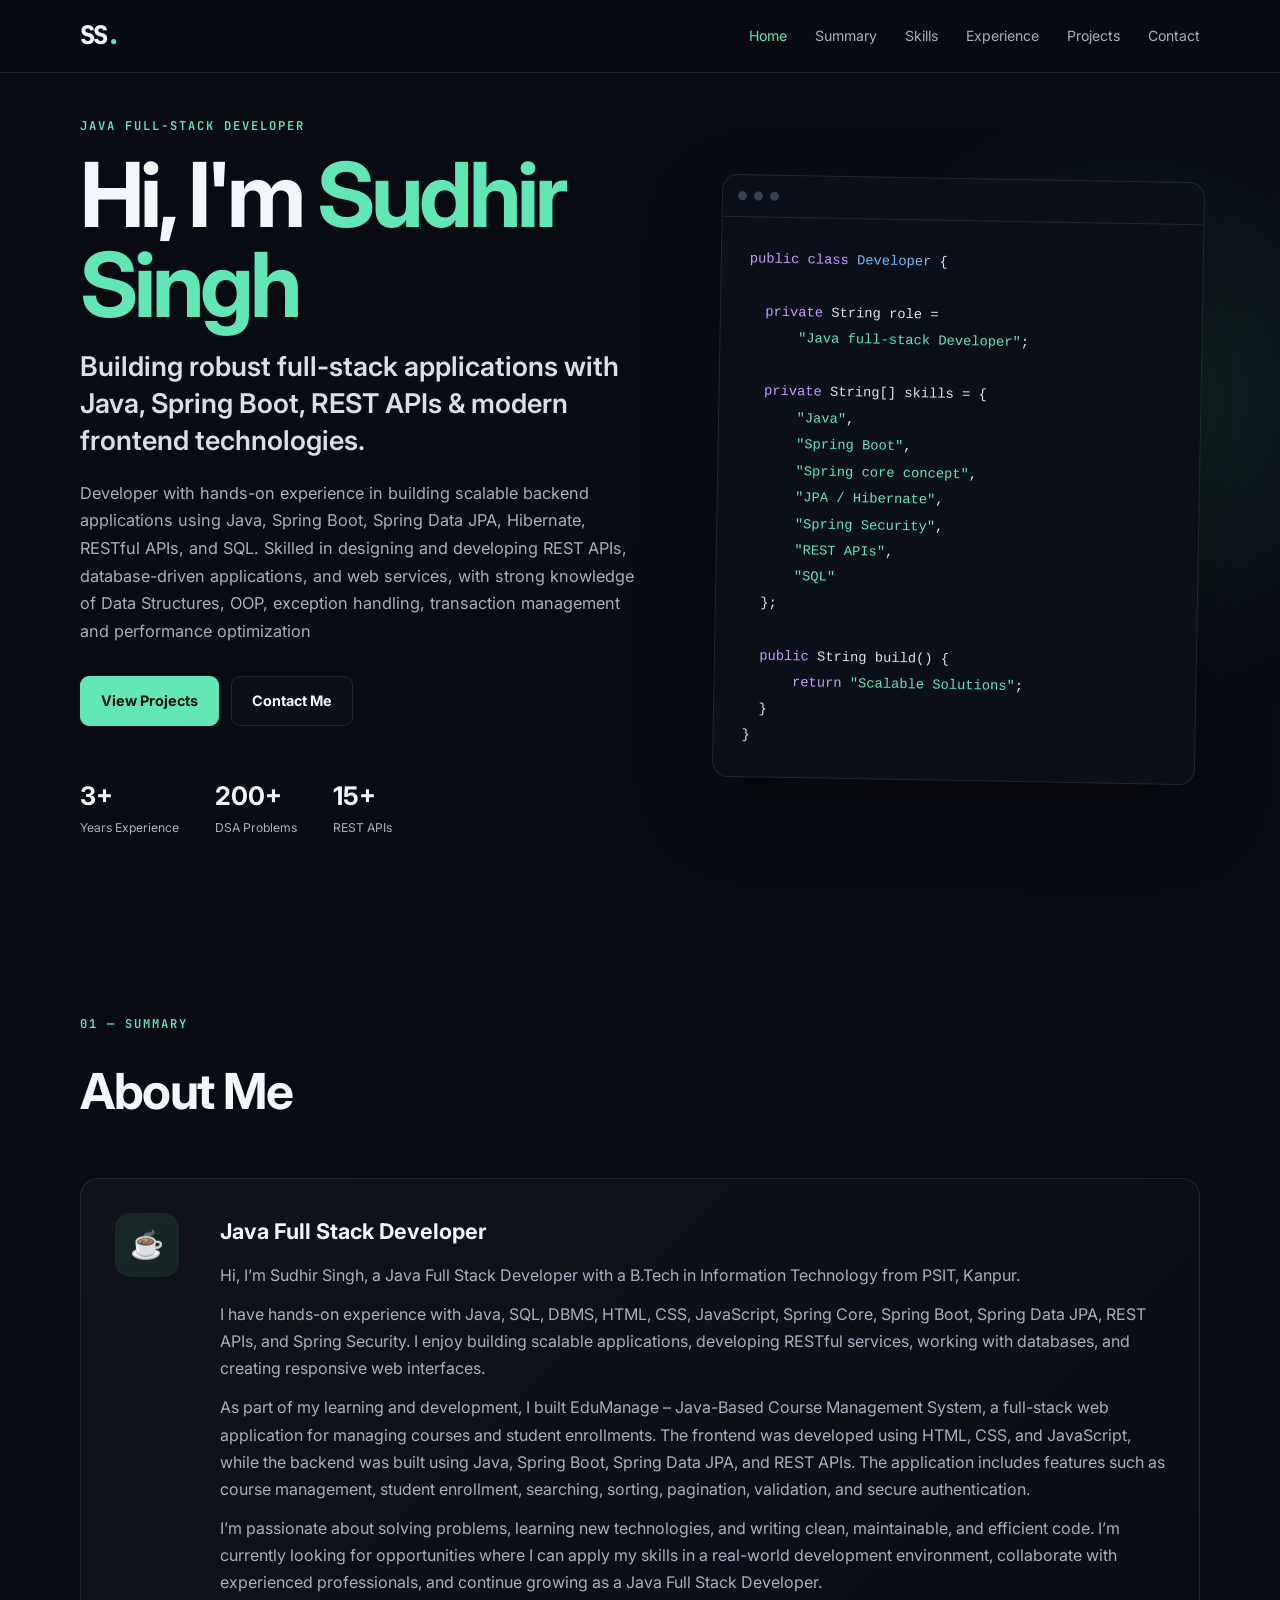
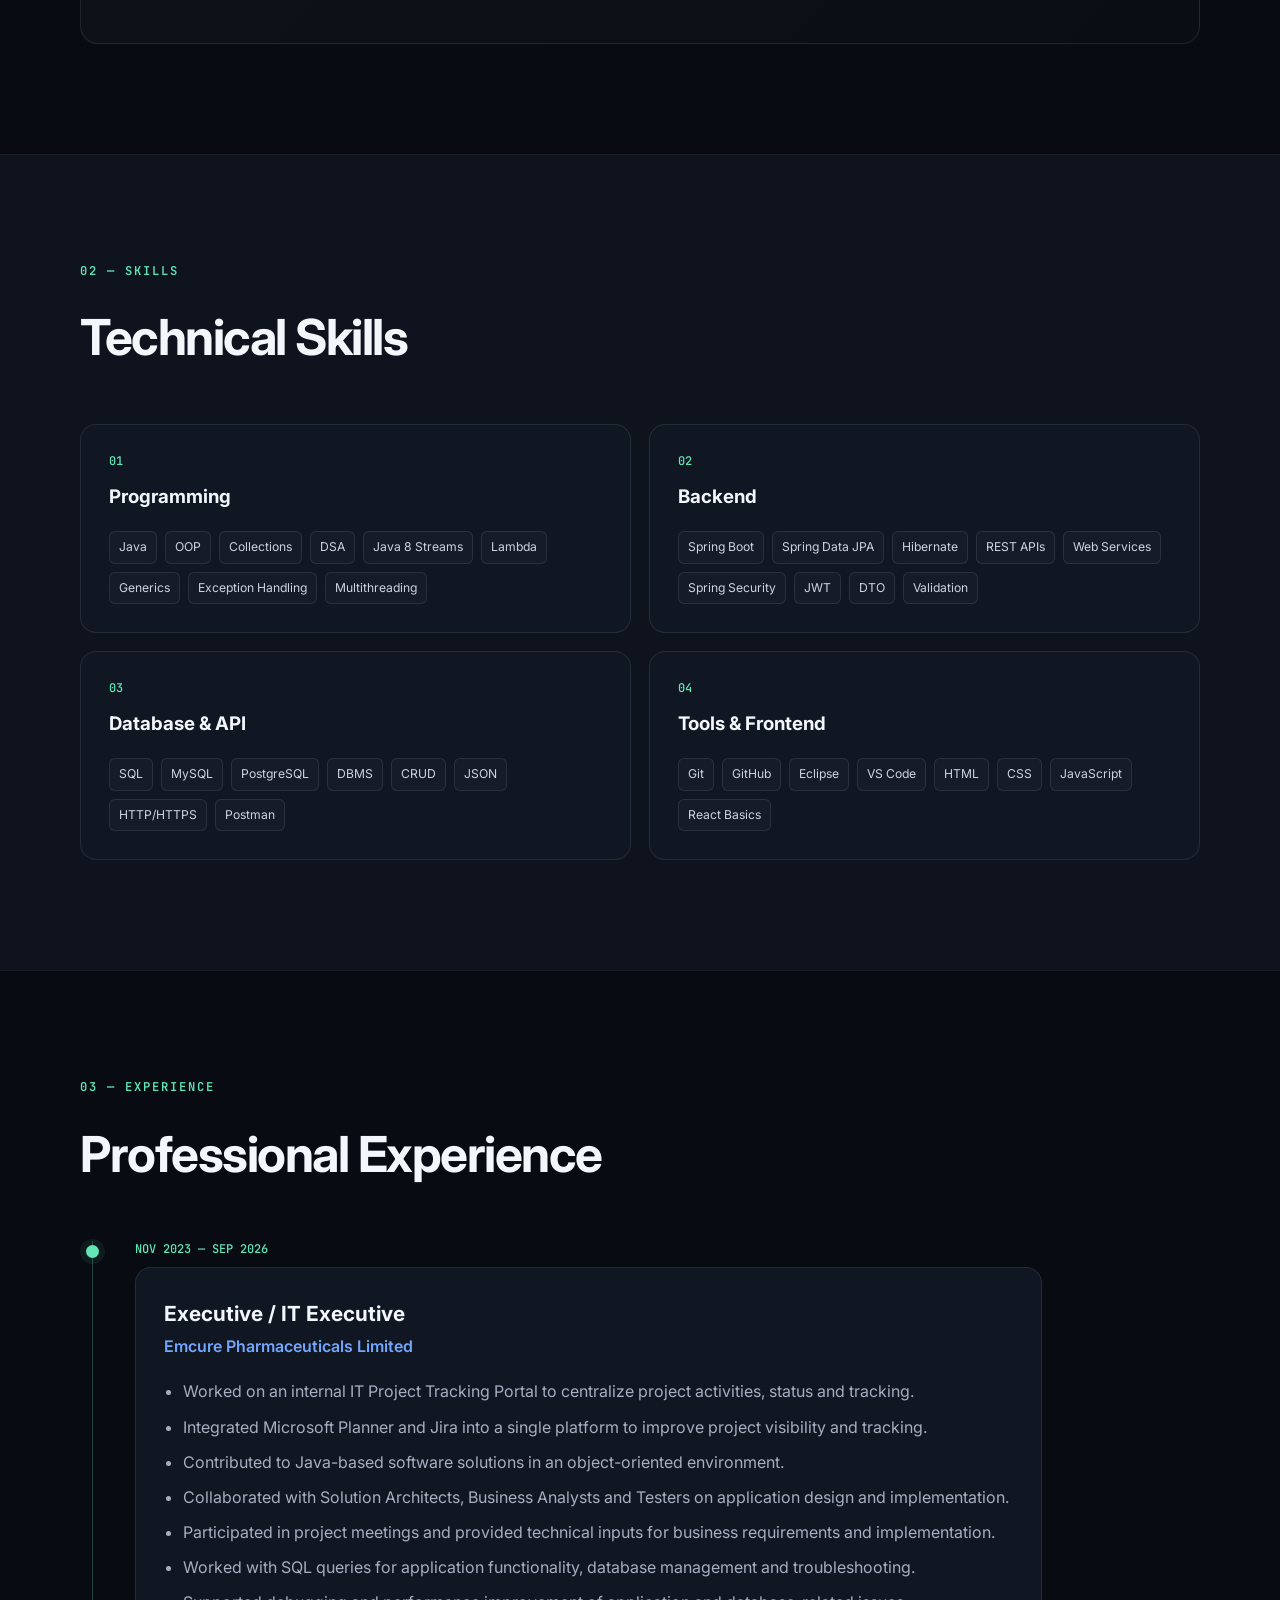
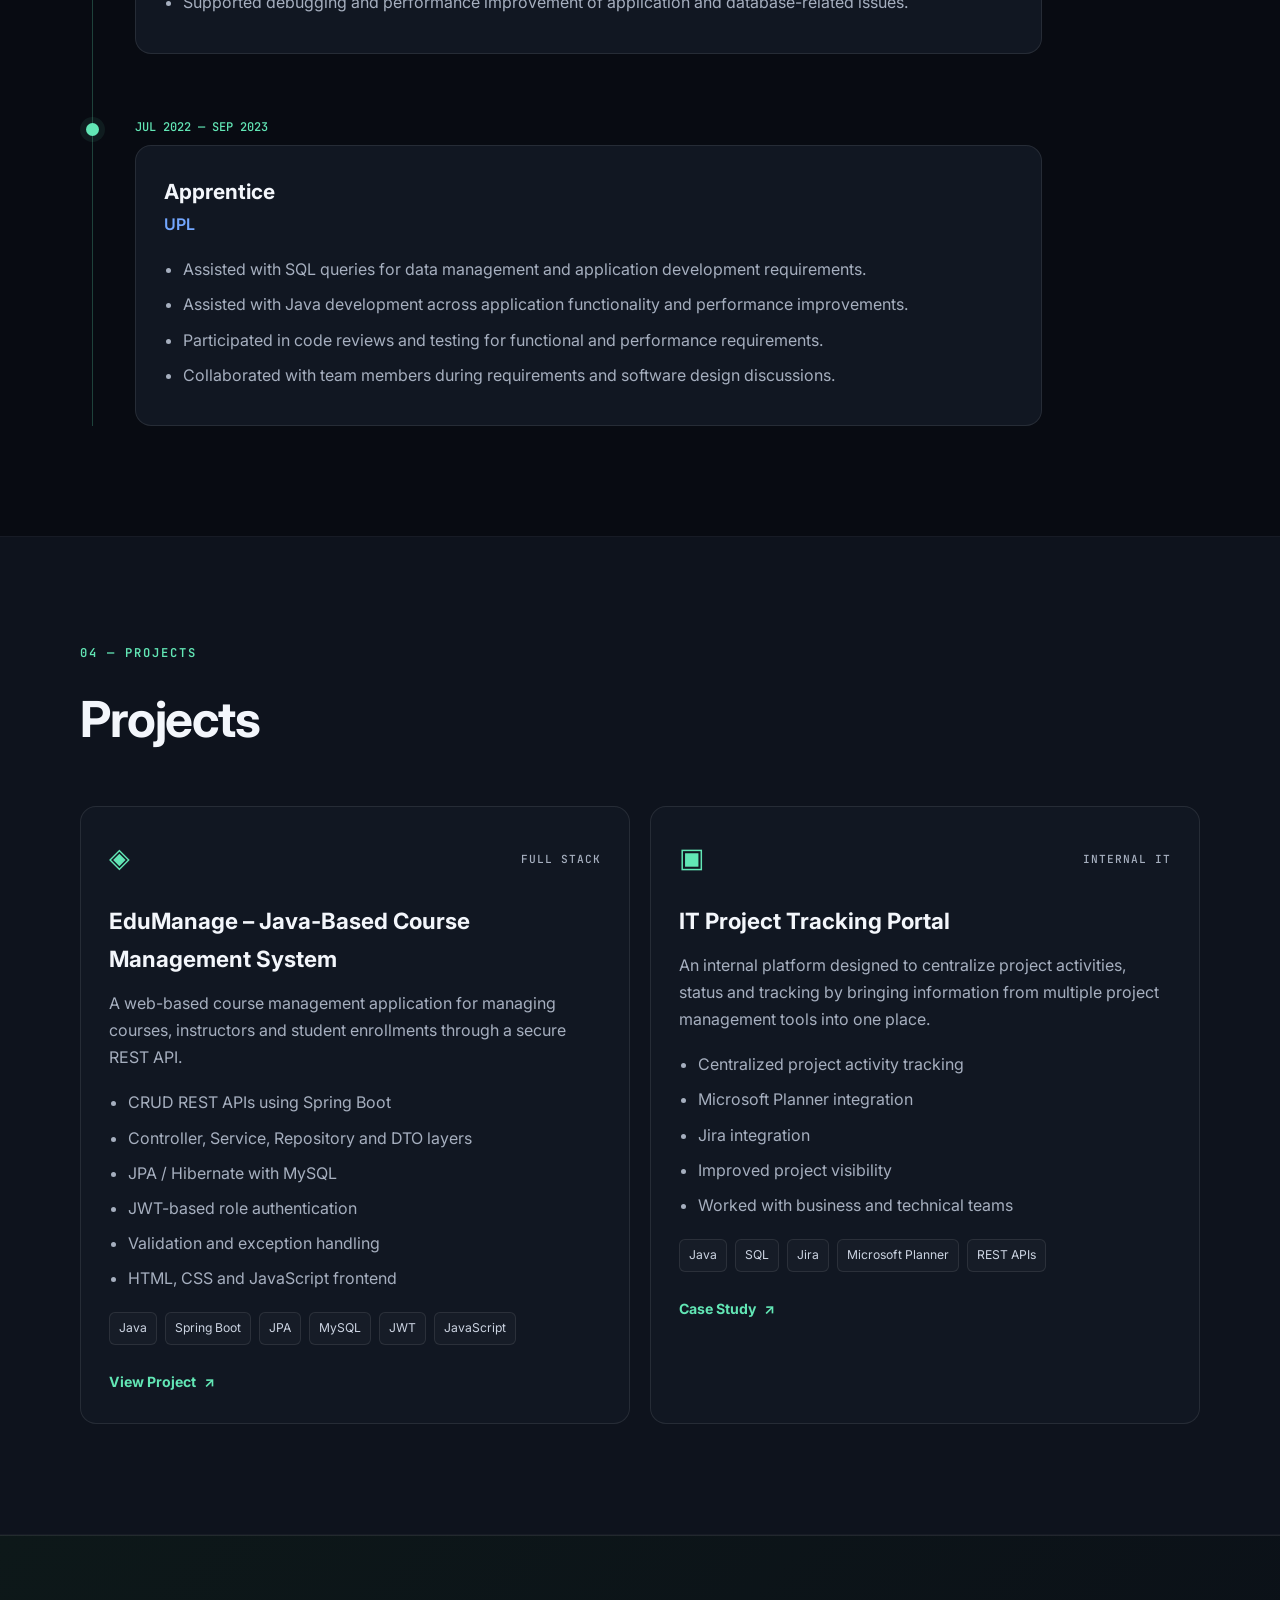
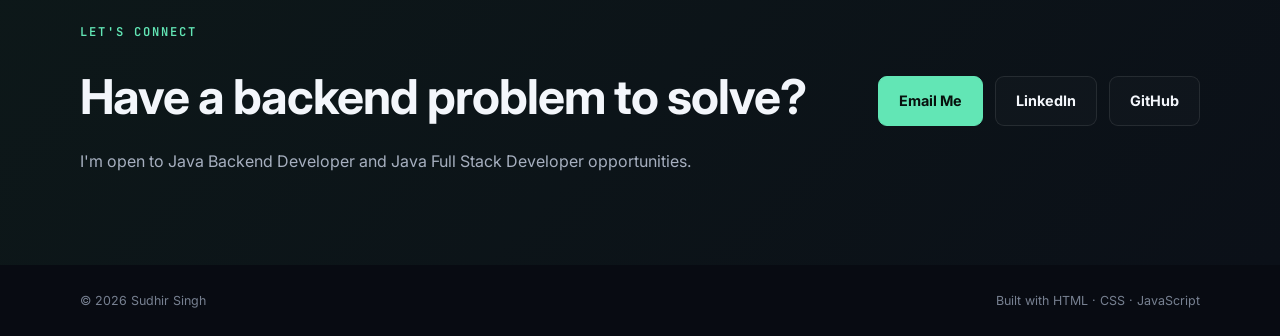
<file: index.html>
<!DOCTYPE html>
<html lang="en">
<<<<<<< HEAD
<head>
  <meta charset="UTF-8">
  <meta name="viewport" content="width=device-width, initial-scale=1.0">
  <meta name="description" content="Java Backend Developer Portfolio - Java, Spring Boot, REST APIs, JPA and SQL">
  <title>Sudhir Singh | Java Backend Developer</title>
  <link rel="preconnect" href="https://fonts.googleapis.com">
  <link rel="preconnect" href="https://fonts.gstatic.com" crossorigin>
  <link href="https://fonts.googleapis.com/css2?family=Inter:wght@400;500;600;700;800&family=JetBrains+Mono:wght@500&display=swap" rel="stylesheet">
  <link rel="stylesheet" href="style.css">
</head>
<body>
  <header class="header">
    <nav class="nav container">
      <a href="#home" class="logo">SS<span>.</span></a>

      <button class="menu-toggle" aria-label="Toggle navigation" aria-expanded="false">
        <span></span><span></span><span></span>
      </button>

      <div class="nav-links">
        <a href="#home" class="active">Home</a>
        <a href="#summary">Summary</a>
        <a href="#skills">Skills</a>
        <a href="#experience">Experience</a>
        <a href="#projects">Projects</a>
        <a href="#contact">Contact</a>
      </div>
    </nav>
  </header>

  <main>
    <section id="home" class="hero">
      <div class="hero-bg"></div>
      <div class="container hero-grid">
        <div class="hero-content">
          <p class="eyebrow">JAVA FULL-STACK DEVELOPER</p>
          <h1>Hi, I'm <span>Sudhir Singh</span></h1>
          <h2>Building robust full-stack applications with Java, Spring Boot, REST APIs & modern frontend technologies.</h2>
          <p class="hero-text">
            Developer with hands-on experience in building scalable backend applications using Java, Spring
            Boot, Spring Data JPA, Hibernate, RESTful APIs, and SQL. Skilled in designing and developing REST
            APIs, database-driven applications, and web services, with strong knowledge of Data Structures, OOP,
            exception handling, transaction management and performance optimization
          </p>

          <div class="hero-buttons">
            <a href="#projects" class="btn btn-primary">View Projects</a>
            <a href="#contact" class="btn btn-secondary">Contact Me</a>
          </div>

          <div class="quick-stats">
            <div><strong>3+</strong><span>Years Experience</span></div>
            <div><strong>200+</strong><span>DSA Problems</span></div>
            <div><strong>15+</strong><span>REST APIs</span></div>
          </div>
        </div>

        <div class="code-card">
          <div class="window-bar">
            <span></span><span></span><span></span>
          </div>
          <pre><code><span class="purple">public class</span> <span class="blue">Developer</span> {

  <span class="purple">private</span> String role =
      <span class="green">"Java full-stack Developer"</span>;

  <span class="purple">private</span> String[] skills = {
      <span class="green">"Java"</span>,
      <span class="green">"Spring Boot"</span>,
      <span class="green">"Spring core concept"</span>,
      <span class="green">"JPA / Hibernate"</span>,
      <span class="green">"Spring Security"</span>,
      <span class="green">"REST APIs"</span>,
      <span class="green">"SQL"</span>
  };

  <span class="purple">public</span> String build() {
      <span class="purple">return</span> <span class="green">"Scalable Solutions"</span>;
  }
}</code></pre>
        </div>
      </div>
    </section>

    <section id="summary" class="section">
      <div class="container">
        <div class="section-heading">
          <p class="eyebrow">01 — SUMMARY</p>
          <h2>About Me</h2>
        </div>

        <div class="summary-card">
          <div class="summary-icon">☕</div>
          <div>
            <h3>Java Full Stack Developer</h3>
            <p>
              Hi, I’m Sudhir Singh, a Java Full Stack Developer with a B.Tech in Information Technology from PSIT, Kanpur.
            </p> 
            <p>
               I have hands-on experience with Java, SQL, DBMS, HTML, CSS, JavaScript, Spring Core, Spring Boot, Spring Data JPA, REST APIs, and Spring Security. I enjoy building scalable applications, developing RESTful services, working with databases, and creating responsive web interfaces.
            </p>  
              <p>
               As part of my learning and development, I built EduManage – Java-Based Course Management System, a full-stack web application for managing courses and student enrollments. The frontend was developed using HTML, CSS, and JavaScript, while the backend was built using Java, Spring Boot, Spring Data JPA, and REST APIs. The application includes features such as course management, student enrollment, searching, sorting, pagination, validation, and secure authentication.
            </p>

            <p>
              <p>
               I’m passionate about solving problems, learning new technologies, and writing clean, maintainable, and efficient code. I’m currently looking for opportunities where I can apply my skills in a real-world development environment, collaborate with experienced professionals, and continue growing as a Java Full Stack Developer.
            </p>
            </p>
          </div>
        </div>
      </div>
    </section>

    <section id="skills" class="section section-alt">
      <div class="container">
        <div class="section-heading">
          <p class="eyebrow">02 — SKILLS</p>
          <h2>Technical Skills</h2>
        </div>

        <div class="skills-grid">
          <article class="skill-card">
            <div class="skill-number">01</div>
            <h3>Programming</h3>
            <div class="tags">
              <span>Java</span><span>OOP</span><span>Collections</span>
              <span>DSA</span><span>Java 8 Streams</span><span>Lambda</span>
              <span>Generics</span><span>Exception Handling</span><span>Multithreading</span>
            </div>
          </article>

          <article class="skill-card">
            <div class="skill-number">02</div>
            <h3>Backend</h3>
            <div class="tags">
              <span>Spring Boot</span><span>Spring Data JPA</span><span>Hibernate</span>
              <span>REST APIs</span><span>Web Services</span><span>Spring Security</span>
              <span>JWT</span><span>DTO</span><span>Validation</span>
            </div>
          </article>

          <article class="skill-card">
            <div class="skill-number">03</div>
            <h3>Database & API</h3>
            <div class="tags">
              <span>SQL</span><span>MySQL</span><span>PostgreSQL</span><span>DBMS</span>
              <span>CRUD</span><span>JSON</span><span>HTTP/HTTPS</span><span>Postman</span>
            </div>
          </article>

          <article class="skill-card">
            <div class="skill-number">04</div>
            <h3>Tools & Frontend</h3>
            <div class="tags">
              <span>Git</span><span>GitHub</span><span>Eclipse</span><span>VS Code</span>
              <span>HTML</span><span>CSS</span><span>JavaScript</span><span>React Basics</span>
            </div>
          </article>
        </div>
      </div>
    </section>

    <section id="experience" class="section">
      <div class="container">
        <div class="section-heading">
          <p class="eyebrow">03 — EXPERIENCE</p>
          <h2>Professional Experience</h2>
        </div>

        <div class="timeline">
          <article class="timeline-item">
            <div class="timeline-dot"></div>
            <div class="timeline-date">NOV 2023 — SEP 2026</div>
            <div class="timeline-content">
              <h3>Executive / IT Executive</h3>
              <h4>Emcure Pharmaceuticals Limited</h4>
              <ul>
                <li>Worked on an internal IT Project Tracking Portal to centralize project activities, status and tracking.</li>
                <li>Integrated Microsoft Planner and Jira into a single platform to improve project visibility and tracking.</li>
                <li>Contributed to Java-based software solutions in an object-oriented environment.</li>
                <li>Collaborated with Solution Architects, Business Analysts and Testers on application design and implementation.</li>
                <li>Participated in project meetings and provided technical inputs for business requirements and implementation.</li>
                <li>Worked with SQL queries for application functionality, database management and troubleshooting.</li>
                <li>Supported debugging and performance improvement of application and database-related issues.</li>
              </ul>
            </div>
          </article>

          <article class="timeline-item">
            <div class="timeline-dot"></div>
            <div class="timeline-date">JUL 2022 — SEP 2023</div>
            <div class="timeline-content">
              <h3>Apprentice</h3>
              <h4>UPL</h4>
              <ul>
                <li>Assisted with SQL queries for data management and application development requirements.</li>
                <li>Assisted with Java development across application functionality and performance improvements.</li>
                <li>Participated in code reviews and testing for functional and performance requirements.</li>
                <li>Collaborated with team members during requirements and software design discussions.</li>
              </ul>
            </div>
          </article>
        </div>
      </div>
    </section>

    <section id="projects" class="section section-alt">
      <div class="container">
        <div class="section-heading">
          <p class="eyebrow">04 — PROJECTS</p>
          <h2>Projects</h2>
        </div>

        <div class="projects-grid">
          <article class="project-card">
            <div class="project-top">
              <span class="project-icon">◈</span>
              <span class="project-type">FULL STACK</span>
            </div>
            <h3>EduManage – Java-Based Course Management System</h3>
            <p>
              A web-based course management application for managing courses,
              instructors and student enrollments through a secure REST API.
            </p>
            <ul>
              <li>CRUD REST APIs using Spring Boot</li>
              <li>Controller, Service, Repository and DTO layers</li>
              <li>JPA / Hibernate with MySQL</li>
              <li>JWT-based role authentication</li>
              <li>Validation and exception handling</li>
              <li>HTML, CSS and JavaScript frontend</li>
            </ul>
            <div class="tags">
              <span>Java</span><span>Spring Boot</span><span>JPA</span>
              <span>MySQL</span><span>JWT</span><span>JavaScript</span>
            </div>
            <a href=" https://sudhirsingh27.github.io/EduManage-Java-Based-Course-Management-System/" class="project-link">View Project <span>↗</span></a>
          </article>

          <article class="project-card">
            <div class="project-top">
              <span class="project-icon">▣</span>
              <span class="project-type">INTERNAL IT</span>
            </div>
            <h3>IT Project Tracking Portal</h3>
            <p>
              An internal platform designed to centralize project activities,
              status and tracking by bringing information from multiple project
              management tools into one place.
            </p>
            <ul>
              <li>Centralized project activity tracking</li>
              <li>Microsoft Planner integration</li>
              <li>Jira integration</li>
              <li>Improved project visibility</li>
              <li>Worked with business and technical teams</li>
            </ul>
            <div class="tags">
              <span>Java</span><span>SQL</span><span>Jira</span>
              <span>Microsoft Planner</span><span>REST APIs</span>
            </div>
            <a href="#" class="project-link">Case Study <span>↗</span></a>
          </article>
        </div>
      </div>
    </section>

    <section id="contact" class="contact-section">
      <div class="container contact-inner">
        <div>
          <p class="eyebrow">LET'S CONNECT</p>
          <h2>Have a backend problem to solve?</h2>
          <p>I'm open to Java Backend Developer and Java Full Stack Developer opportunities.</p>
        </div>
        <div class="contact-actions">
          <!-- Replace these placeholder links with your real profiles -->
          <a class="btn btn-primary" href="mailto:sudhir.singh2746@gmail.com">Email Me</a>
          <a class="btn btn-secondary" href="https://linkedin.com/in/sudhir-singh-260722222" target="_blank" rel="noopener">LinkedIn</a>
          <a class="btn btn-secondary" href="https://github.com/Sudhirsingh27" target="_blank" rel="noopener">GitHub</a>
        </div>
      </div>
    </section>
  </main>

  <footer>
    <div class="container footer-inner">
      <span>© <span id="year"></span> Sudhir Singh</span>
      <span>Built with HTML · CSS · JavaScript</span>
    </div>
  </footer>

  <button id="topBtn" class="top-btn" aria-label="Back to top">↑</button>
  <script src="script.js"></script>
</body>
=======
  <head>
    <meta charset="UTF-8" />
    <meta http-equiv="refresh" content="0; url=./java-developer-portfolio/index.html" />
    <meta name="viewport" content="width=device-width, initial-scale=1.0" />
    <title>Sudhir Singh | Java Backend Developer</title>
    <style>
      body {
        margin: 0;
        min-height: 100vh;
        display: grid;
        place-items: center;
        font-family: Arial, sans-serif;
        background: #080b12;
        color: #f3f6fb;
      }

      .message {
        text-align: center;
        padding: 2rem;
      }

      a {
        color: #62e6b5;
      }
    </style>
  </head>
  <body>
    <div class="message">
      <p>Redirecting to the portfolio...</p>
      <p><a href="./java-developer-portfolio/index.html">Click here if you are not redirected automatically.</a></p>
    </div>

    <script>
      window.location.replace("./java-developer-portfolio/index.html");
    </script>
  </body>
>>>>>>> 1d300421ec7ac9df22083b74eba430d197497c7a
</html>
</file>
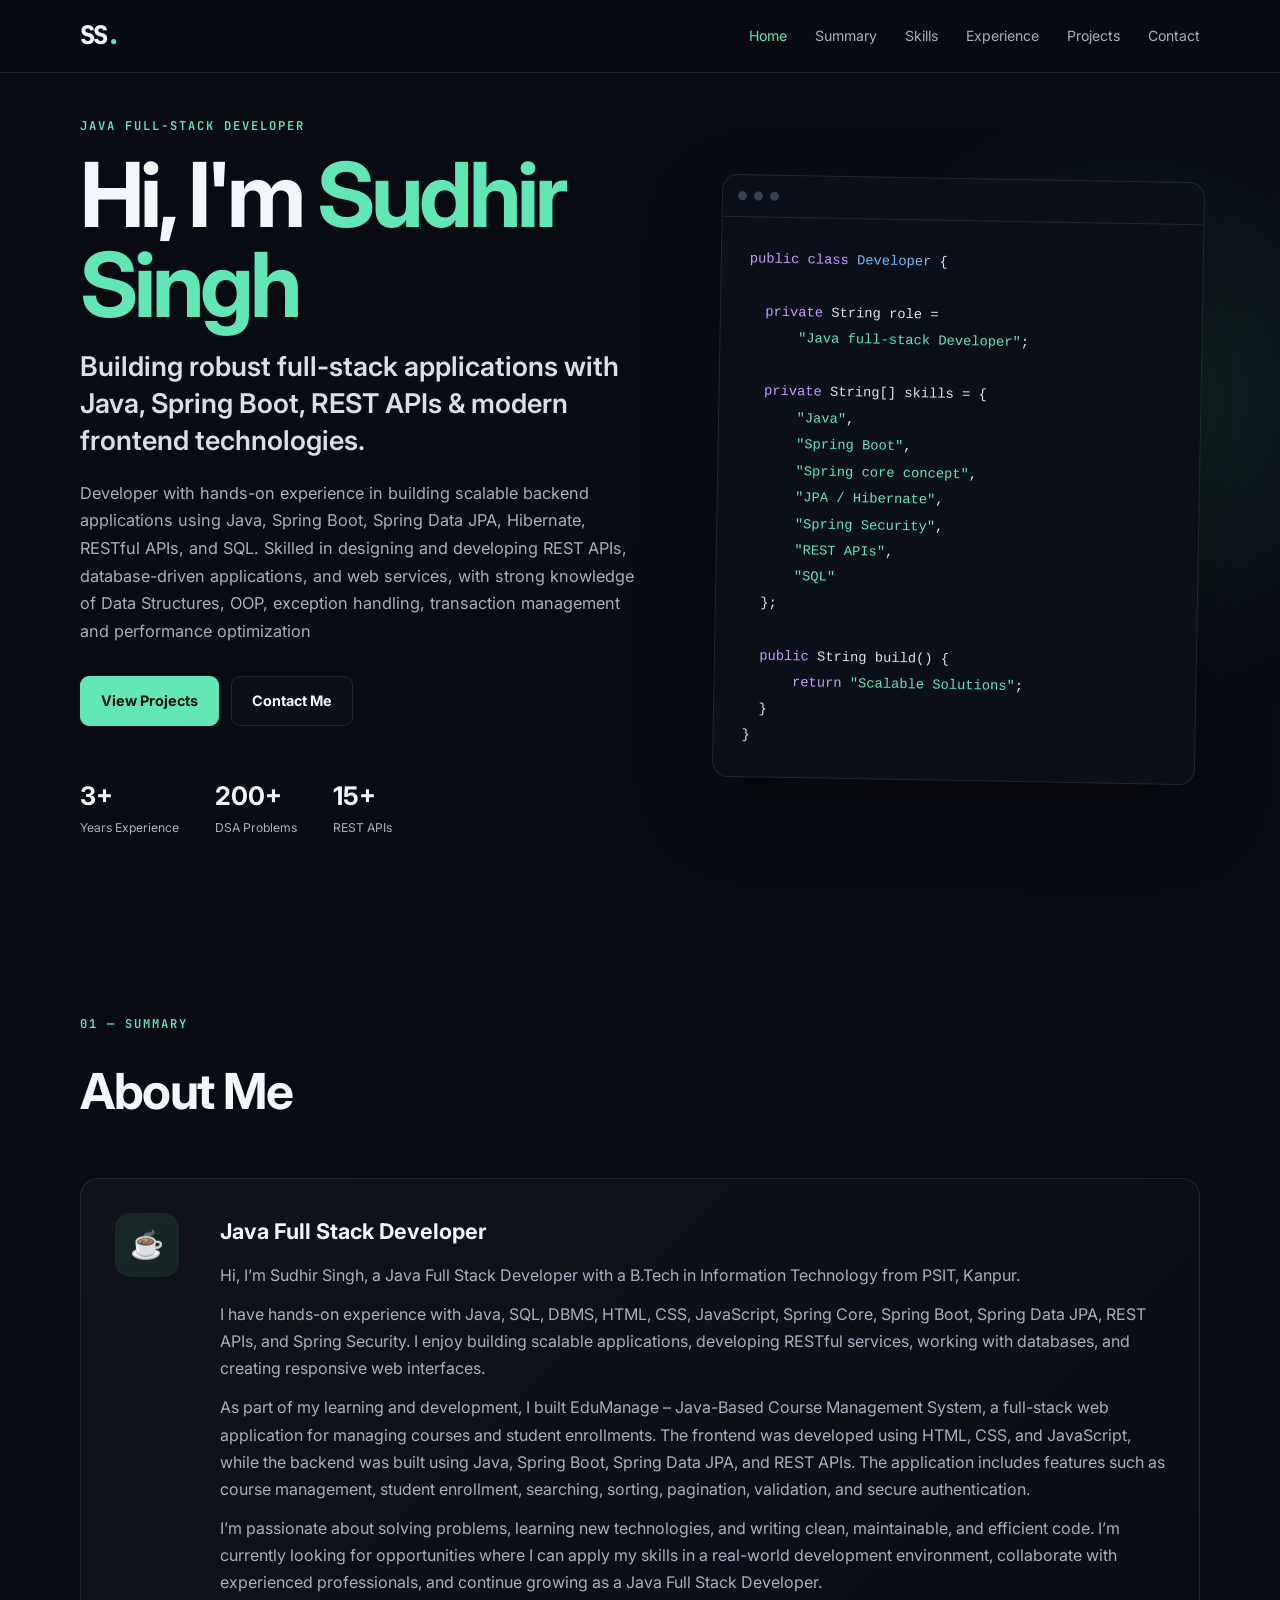
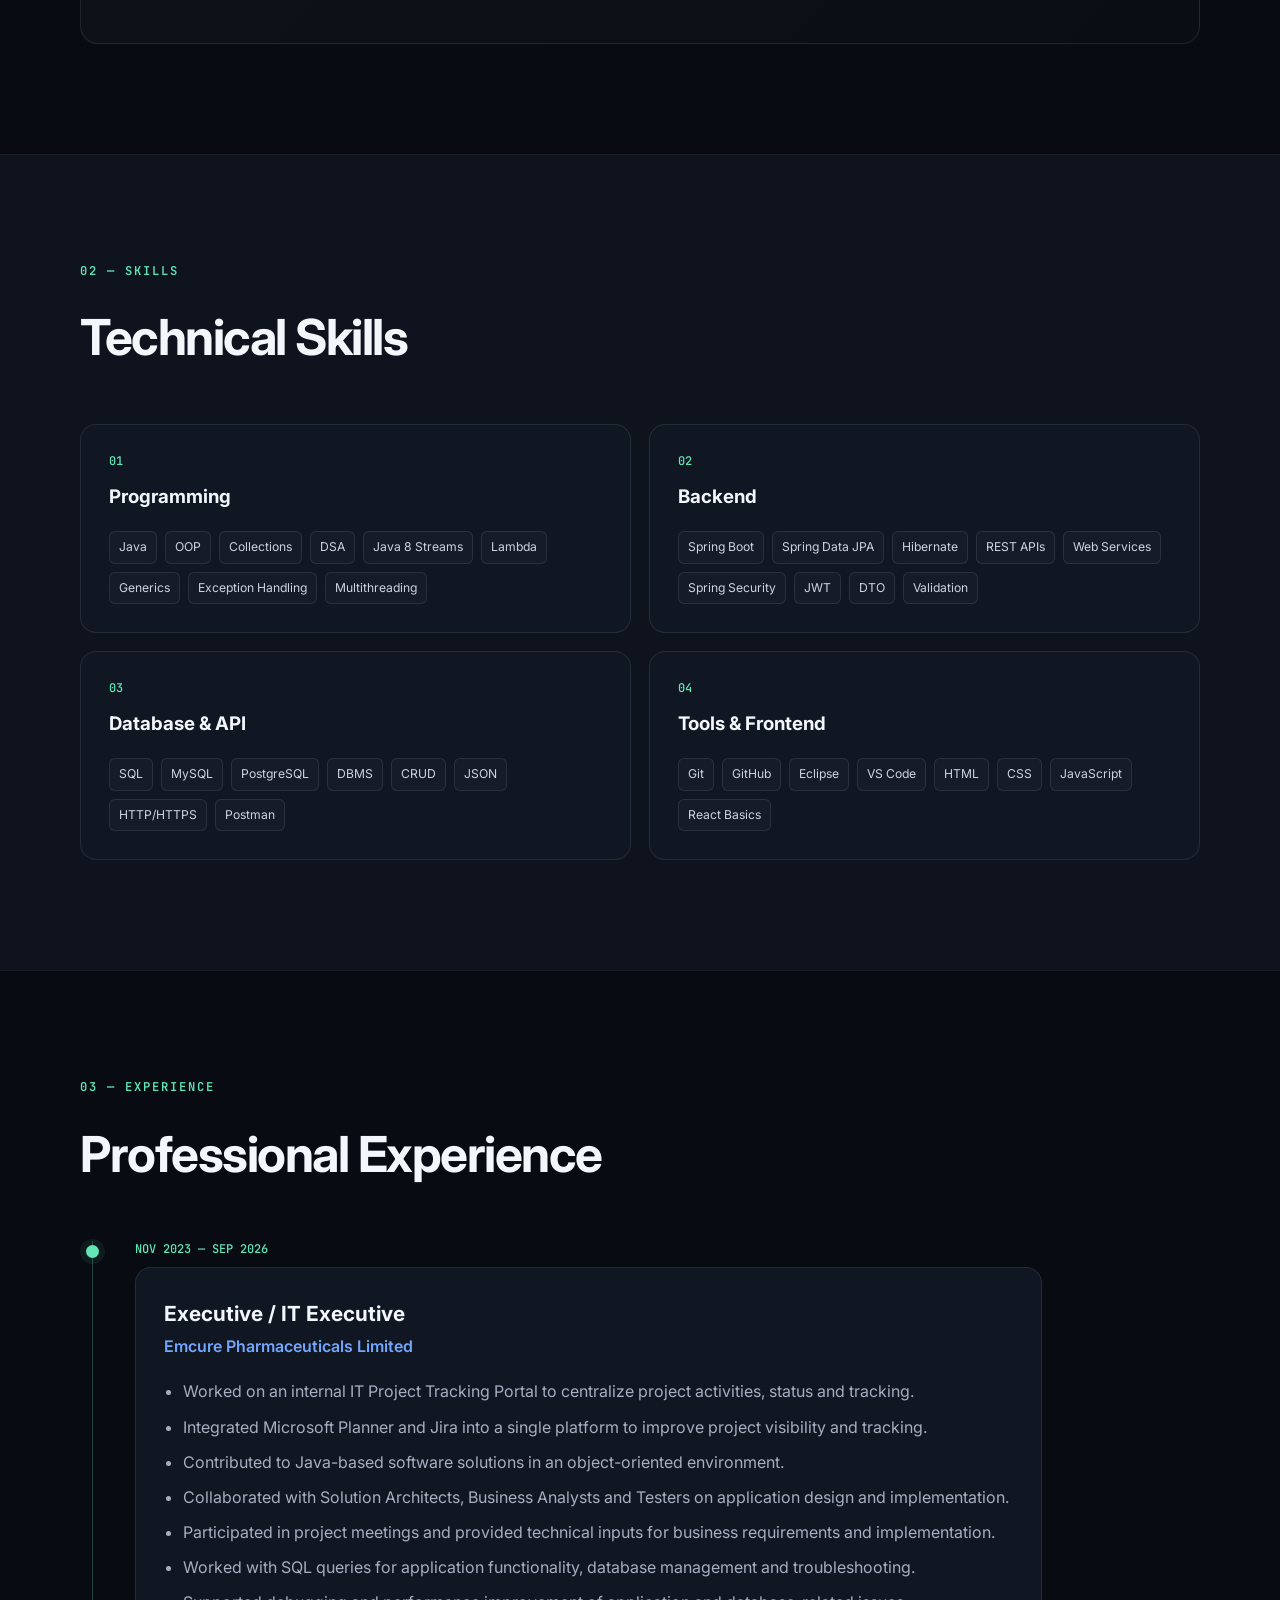
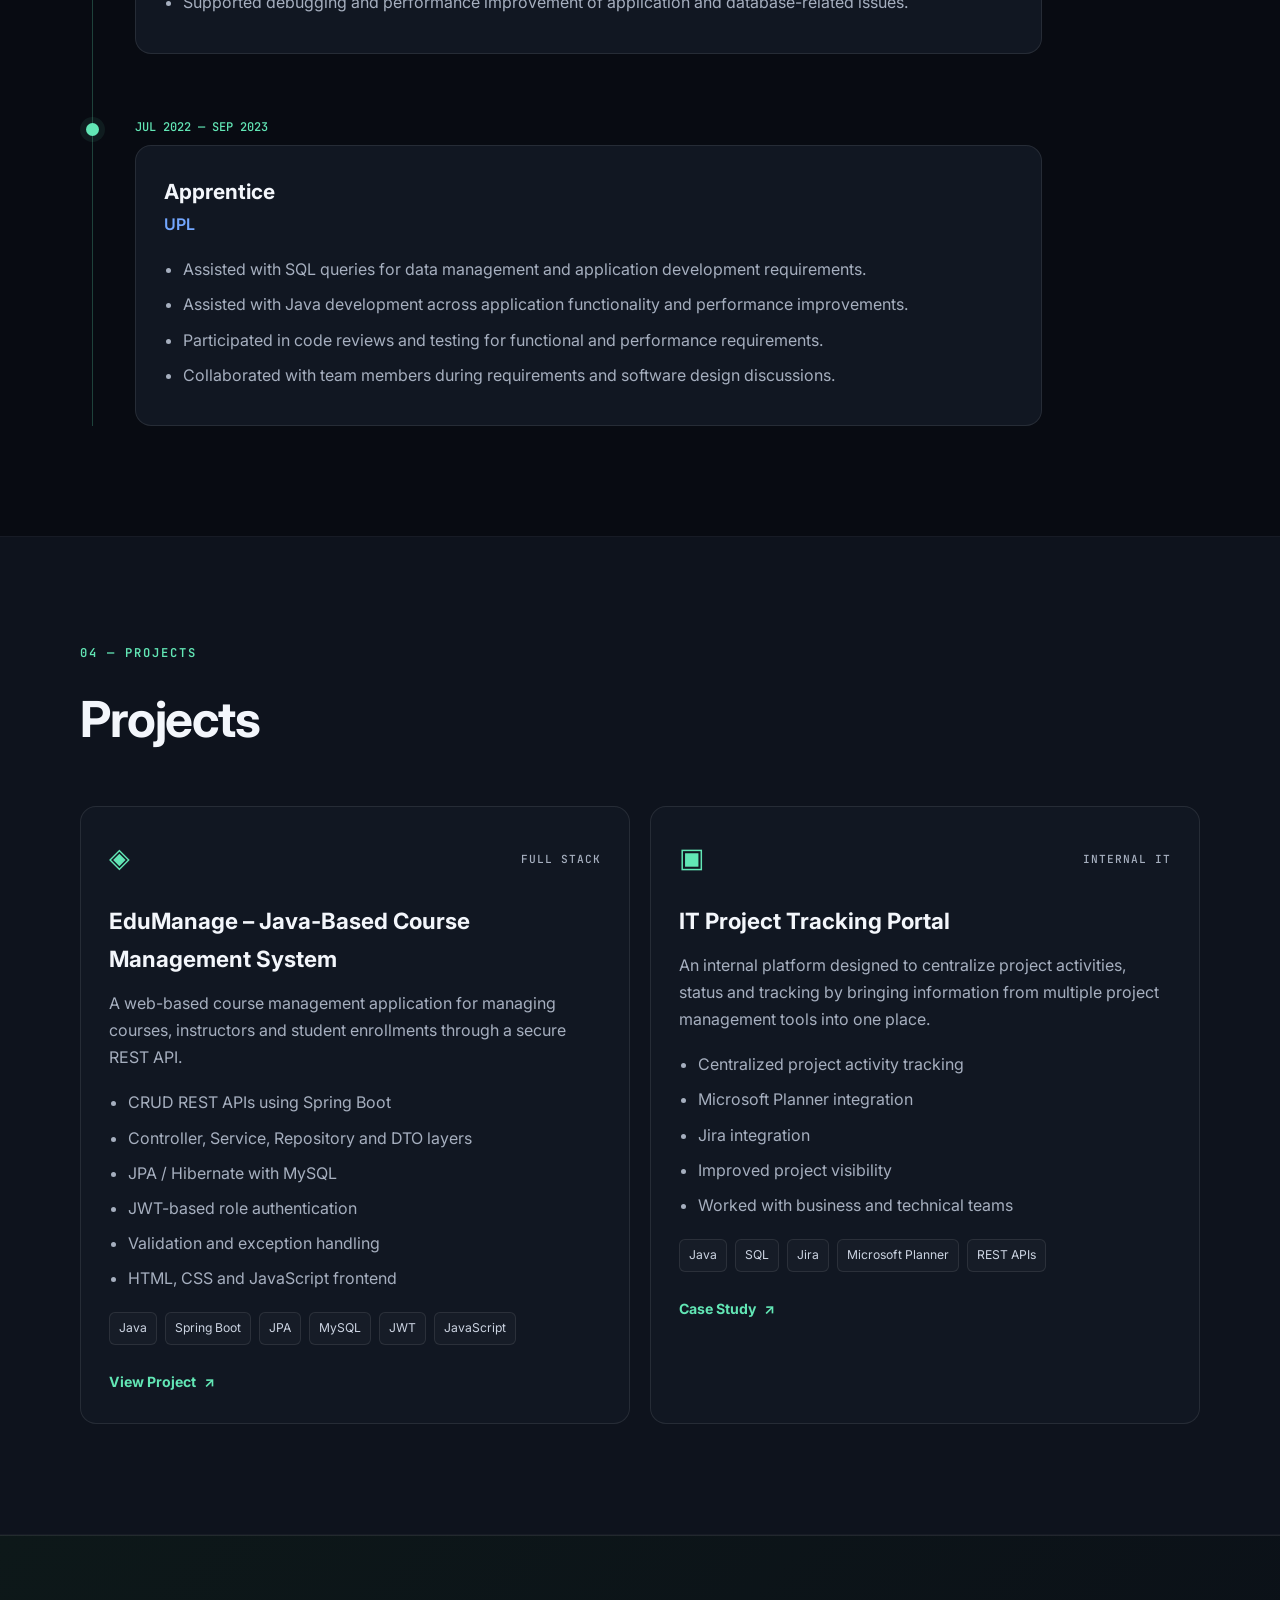
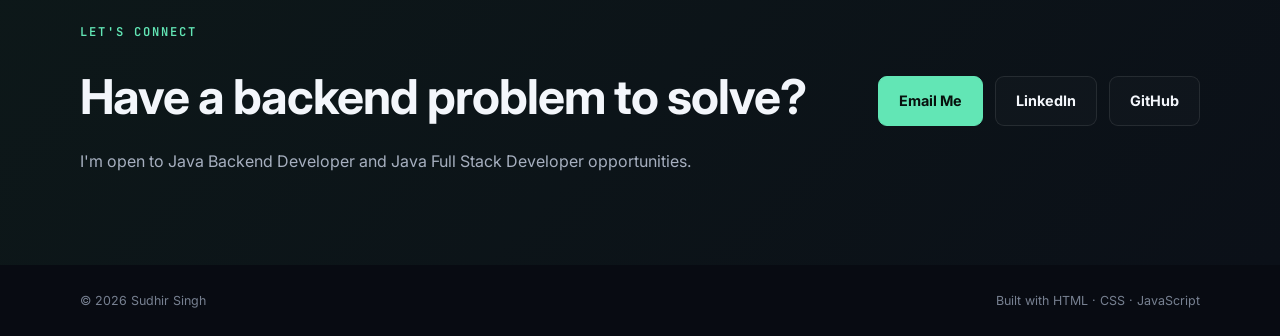
<file: java-developer-portfolio/index.html>
<!DOCTYPE html>
<html lang="en">
<head>
  <meta charset="UTF-8">
  <meta name="viewport" content="width=device-width, initial-scale=1.0">
  <meta name="description" content="Java Backend Developer Portfolio - Java, Spring Boot, REST APIs, JPA and SQL">
  <title>Sudhir Singh | Java Backend Developer</title>
  <link rel="preconnect" href="https://fonts.googleapis.com">
  <link rel="preconnect" href="https://fonts.gstatic.com" crossorigin>
  <link href="https://fonts.googleapis.com/css2?family=Inter:wght@400;500;600;700;800&family=JetBrains+Mono:wght@500&display=swap" rel="stylesheet">
  <link rel="stylesheet" href="style.css">
</head>
<body>
  <header class="header">
    <nav class="nav container">
      <a href="#home" class="logo">SS<span>.</span></a>

      <button class="menu-toggle" aria-label="Toggle navigation" aria-expanded="false">
        <span></span><span></span><span></span>
      </button>

      <div class="nav-links">
        <a href="#home" class="active">Home</a>
        <a href="#summary">Summary</a>
        <a href="#skills">Skills</a>
        <a href="#experience">Experience</a>
        <a href="#projects">Projects</a>
        <a href="#contact">Contact</a>
      </div>
    </nav>
  </header>

  <main>
    <section id="home" class="hero">
      <div class="hero-bg"></div>
      <div class="container hero-grid">
        <div class="hero-content">
          <p class="eyebrow">JAVA FULL-STACK DEVELOPER</p>
          <h1>Hi, I'm <span>Sudhir Singh</span></h1>
          <h2>Building robust full-stack applications with Java, Spring Boot, REST APIs & modern frontend technologies.</h2>
          <p class="hero-text">
            Developer with hands-on experience in building scalable backend applications using Java, Spring
            Boot, Spring Data JPA, Hibernate, RESTful APIs, and SQL. Skilled in designing and developing REST
            APIs, database-driven applications, and web services, with strong knowledge of Data Structures, OOP,
            exception handling, transaction management and performance optimization
          </p>

          <div class="hero-buttons">
            <a href="#projects" class="btn btn-primary">View Projects</a>
            <a href="#contact" class="btn btn-secondary">Contact Me</a>
          </div>

          <div class="quick-stats">
            <div><strong>3+</strong><span>Years Experience</span></div>
            <div><strong>200+</strong><span>DSA Problems</span></div>
            <div><strong>15+</strong><span>REST APIs</span></div>
          </div>
        </div>

        <div class="code-card">
          <div class="window-bar">
            <span></span><span></span><span></span>
          </div>
          <pre><code><span class="purple">public class</span> <span class="blue">Developer</span> {

  <span class="purple">private</span> String role =
      <span class="green">"Java full-stack Developer"</span>;

  <span class="purple">private</span> String[] skills = {
      <span class="green">"Java"</span>,
      <span class="green">"Spring Boot"</span>,
      <span class="green">"Spring core concept"</span>,
      <span class="green">"JPA / Hibernate"</span>,
      <span class="green">"Spring Security"</span>,
      <span class="green">"REST APIs"</span>,
      <span class="green">"SQL"</span>
  };

  <span class="purple">public</span> String build() {
      <span class="purple">return</span> <span class="green">"Scalable Solutions"</span>;
  }
}</code></pre>
        </div>
      </div>
    </section>

    <section id="summary" class="section">
      <div class="container">
        <div class="section-heading">
          <p class="eyebrow">01 — SUMMARY</p>
          <h2>About Me</h2>
        </div>

        <div class="summary-card">
          <div class="summary-icon">☕</div>
          <div>
            <h3>Java Full Stack Developer</h3>
            <p>
              Hi, I’m Sudhir Singh, a Java Full Stack Developer with a B.Tech in Information Technology from PSIT, Kanpur.
            </p> 
            <p>
               I have hands-on experience with Java, SQL, DBMS, HTML, CSS, JavaScript, Spring Core, Spring Boot, Spring Data JPA, REST APIs, and Spring Security. I enjoy building scalable applications, developing RESTful services, working with databases, and creating responsive web interfaces.
            </p>  
              <p>
               As part of my learning and development, I built EduManage – Java-Based Course Management System, a full-stack web application for managing courses and student enrollments. The frontend was developed using HTML, CSS, and JavaScript, while the backend was built using Java, Spring Boot, Spring Data JPA, and REST APIs. The application includes features such as course management, student enrollment, searching, sorting, pagination, validation, and secure authentication.
            </p>

            <p>
              <p>
               I’m passionate about solving problems, learning new technologies, and writing clean, maintainable, and efficient code. I’m currently looking for opportunities where I can apply my skills in a real-world development environment, collaborate with experienced professionals, and continue growing as a Java Full Stack Developer.
            </p>
            </p>
          </div>
        </div>
      </div>
    </section>

    <section id="skills" class="section section-alt">
      <div class="container">
        <div class="section-heading">
          <p class="eyebrow">02 — SKILLS</p>
          <h2>Technical Skills</h2>
        </div>

        <div class="skills-grid">
          <article class="skill-card">
            <div class="skill-number">01</div>
            <h3>Programming</h3>
            <div class="tags">
              <span>Java</span><span>OOP</span><span>Collections</span>
              <span>DSA</span><span>Java 8 Streams</span><span>Lambda</span>
              <span>Generics</span><span>Exception Handling</span><span>Multithreading</span>
            </div>
          </article>

          <article class="skill-card">
            <div class="skill-number">02</div>
            <h3>Backend</h3>
            <div class="tags">
              <span>Spring Boot</span><span>Spring Data JPA</span><span>Hibernate</span>
              <span>REST APIs</span><span>Web Services</span><span>Spring Security</span>
              <span>JWT</span><span>DTO</span><span>Validation</span>
            </div>
          </article>

          <article class="skill-card">
            <div class="skill-number">03</div>
            <h3>Database & API</h3>
            <div class="tags">
              <span>SQL</span><span>MySQL</span><span>PostgreSQL</span><span>DBMS</span>
              <span>CRUD</span><span>JSON</span><span>HTTP/HTTPS</span><span>Postman</span>
            </div>
          </article>

          <article class="skill-card">
            <div class="skill-number">04</div>
            <h3>Tools & Frontend</h3>
            <div class="tags">
              <span>Git</span><span>GitHub</span><span>Eclipse</span><span>VS Code</span>
              <span>HTML</span><span>CSS</span><span>JavaScript</span><span>React Basics</span>
            </div>
          </article>
        </div>
      </div>
    </section>

    <section id="experience" class="section">
      <div class="container">
        <div class="section-heading">
          <p class="eyebrow">03 — EXPERIENCE</p>
          <h2>Professional Experience</h2>
        </div>

        <div class="timeline">
          <article class="timeline-item">
            <div class="timeline-dot"></div>
            <div class="timeline-date">NOV 2023 — SEP 2026</div>
            <div class="timeline-content">
              <h3>Executive / IT Executive</h3>
              <h4>Emcure Pharmaceuticals Limited</h4>
              <ul>
                <li>Worked on an internal IT Project Tracking Portal to centralize project activities, status and tracking.</li>
                <li>Integrated Microsoft Planner and Jira into a single platform to improve project visibility and tracking.</li>
                <li>Contributed to Java-based software solutions in an object-oriented environment.</li>
                <li>Collaborated with Solution Architects, Business Analysts and Testers on application design and implementation.</li>
                <li>Participated in project meetings and provided technical inputs for business requirements and implementation.</li>
                <li>Worked with SQL queries for application functionality, database management and troubleshooting.</li>
                <li>Supported debugging and performance improvement of application and database-related issues.</li>
              </ul>
            </div>
          </article>

          <article class="timeline-item">
            <div class="timeline-dot"></div>
            <div class="timeline-date">JUL 2022 — SEP 2023</div>
            <div class="timeline-content">
              <h3>Apprentice</h3>
              <h4>UPL</h4>
              <ul>
                <li>Assisted with SQL queries for data management and application development requirements.</li>
                <li>Assisted with Java development across application functionality and performance improvements.</li>
                <li>Participated in code reviews and testing for functional and performance requirements.</li>
                <li>Collaborated with team members during requirements and software design discussions.</li>
              </ul>
            </div>
          </article>
        </div>
      </div>
    </section>

    <section id="projects" class="section section-alt">
      <div class="container">
        <div class="section-heading">
          <p class="eyebrow">04 — PROJECTS</p>
          <h2>Projects</h2>
        </div>

        <div class="projects-grid">
          <article class="project-card">
            <div class="project-top">
              <span class="project-icon">◈</span>
              <span class="project-type">FULL STACK</span>
            </div>
            <h3>EduManage – Java-Based Course Management System</h3>
            <p>
              A web-based course management application for managing courses,
              instructors and student enrollments through a secure REST API.
            </p>
            <ul>
              <li>CRUD REST APIs using Spring Boot</li>
              <li>Controller, Service, Repository and DTO layers</li>
              <li>JPA / Hibernate with MySQL</li>
              <li>JWT-based role authentication</li>
              <li>Validation and exception handling</li>
              <li>HTML, CSS and JavaScript frontend</li>
            </ul>
            <div class="tags">
              <span>Java</span><span>Spring Boot</span><span>JPA</span>
              <span>MySQL</span><span>JWT</span><span>JavaScript</span>
            </div>
            <a href=" https://sudhirsingh27.github.io/EduManage-Java-Based-Course-Management-System/" class="project-link">View Project <span>↗</span></a>
          </article>

          <article class="project-card">
            <div class="project-top">
              <span class="project-icon">▣</span>
              <span class="project-type">INTERNAL IT</span>
            </div>
            <h3>IT Project Tracking Portal</h3>
            <p>
              An internal platform designed to centralize project activities,
              status and tracking by bringing information from multiple project
              management tools into one place.
            </p>
            <ul>
              <li>Centralized project activity tracking</li>
              <li>Microsoft Planner integration</li>
              <li>Jira integration</li>
              <li>Improved project visibility</li>
              <li>Worked with business and technical teams</li>
            </ul>
            <div class="tags">
              <span>Java</span><span>SQL</span><span>Jira</span>
              <span>Microsoft Planner</span><span>REST APIs</span>
            </div>
            <a href="#" class="project-link">Case Study <span>↗</span></a>
          </article>
        </div>
      </div>
    </section>

    <section id="contact" class="contact-section">
      <div class="container contact-inner">
        <div>
          <p class="eyebrow">LET'S CONNECT</p>
          <h2>Have a backend problem to solve?</h2>
          <p>I'm open to Java Backend Developer and Java Full Stack Developer opportunities.</p>
        </div>
        <div class="contact-actions">
          <!-- Replace these placeholder links with your real profiles -->
          <a class="btn btn-primary" href="mailto:sudhir.singh2746@gmail.com">Email Me</a>
          <a class="btn btn-secondary" href="https://linkedin.com/in/sudhir-singh-260722222" target="_blank" rel="noopener">LinkedIn</a>
          <a class="btn btn-secondary" href="https://github.com/Sudhirsingh27" target="_blank" rel="noopener">GitHub</a>
        </div>
      </div>
    </section>
  </main>

  <footer>
    <div class="container footer-inner">
      <span>© <span id="year"></span> Sudhir Singh</span>
      <span>Built with HTML · CSS · JavaScript</span>
    </div>
  </footer>

  <button id="topBtn" class="top-btn" aria-label="Back to top">↑</button>
  <script src="script.js"></script>
</body>
</html>
</file>
<file: style.css>
* {
  margin: 0;
  padding: 0;
  box-sizing: border-box;
}

:root {
  --bg: #080b12;
  --bg-soft: #0e131d;
  --card: #111722;
  --border: rgba(255, 255, 255, 0.09);
  --text: #f3f6fb;
  --muted: #a6afbf;
  --accent: #62e6b5;
  --accent-2: #73a7ff;
  --max: 1120px;
}

html {
  scroll-behavior: smooth;
}

body {
  font-family: "Inter", sans-serif;
  background: var(--bg);
  color: var(--text);
  line-height: 1.7;
  overflow-x: hidden;
}

a {
  color: inherit;
  text-decoration: none;
}

.container {
  width: min(92%, var(--max));
  margin: auto;
}

.header {
  position: fixed;
  inset: 0 0 auto;
  z-index: 1000;
  background: rgba(8, 11, 18, 0.82);
  backdrop-filter: blur(18px);
  border-bottom: 1px solid var(--border);
}

.nav {
  min-height: 72px;
  display: flex;
  align-items: center;
  justify-content: space-between;
}

.logo {
  font: 800 1.6rem/1 "JetBrains Mono", monospace;
  letter-spacing: -2px;
}

.logo span {
  color: var(--accent);
}

.nav-links {
  display: flex;
  gap: 28px;
  align-items: center;
}

.nav-links a {
  color: var(--muted);
  font-size: 0.88rem;
  transition: 0.25s ease;
}

.nav-links a:hover,
.nav-links a.active {
  color: var(--accent);
}

.menu-toggle {
  display: none;
  background: none;
  border: 0;
  cursor: pointer;
}

.menu-toggle span {
  display: block;
  width: 26px;
  height: 2px;
  background: var(--text);
  margin: 5px 0;
}

.hero {
  min-height: 100vh;
  display: grid;
  align-items: center;
  position: relative;
  padding: 120px 0 70px;
  overflow: hidden;
}

.hero-bg {
  position: absolute;
  width: 650px;
  height: 650px;
  right: -180px;
  top: 70px;
  background: radial-gradient(circle, rgba(98, 230, 181, 0.12), transparent 65%);
  pointer-events: none;
}

.hero-grid {
  display: grid;
  grid-template-columns: 1.08fr 0.92fr;
  gap: 70px;
  align-items: center;
}

.eyebrow {
  color: var(--accent);
  font: 600 0.76rem/1 "JetBrains Mono", monospace;
  letter-spacing: 2px;
  margin-bottom: 18px;
}

.hero h1 {
  font-size: clamp(3rem, 7vw, 5.8rem);
  line-height: 1;
  letter-spacing: -4px;
  margin-bottom: 20px;
}

.hero h1 span {
  color: var(--accent);
}

.hero h2 {
  max-width: 680px;
  font-size: clamp(1.25rem, 2.2vw, 1.7rem);
  line-height: 1.35;
  color: #d8deea;
  font-weight: 600;
}

.hero-text {
  max-width: 650px;
  color: var(--muted);
  margin: 20px 0 30px;
  font-size: 1.02rem;
}

.hero-buttons,
.contact-actions {
  display: flex;
  gap: 12px;
  flex-wrap: wrap;
}

.btn {
  display: inline-flex;
  align-items: center;
  justify-content: center;
  padding: 12px 20px;
  border-radius: 9px;
  font-weight: 700;
  font-size: 0.9rem;
  border: 1px solid var(--border);
  transition: 0.25s ease;
}

.btn-primary {
  background: var(--accent);
  color: #07110d;
  border-color: var(--accent);
}

.btn-primary:hover {
  transform: translateY(-2px);
  box-shadow: 0 10px 30px rgba(98, 230, 181, 0.15);
}

.btn-secondary {
  color: var(--text);
  background: rgba(255, 255, 255, 0.02);
}

.btn-secondary:hover {
  border-color: rgba(98, 230, 181, 0.5);
  color: var(--accent);
}

.quick-stats {
  display: flex;
  gap: 36px;
  margin-top: 48px;
}

.quick-stats div {
  display: flex;
  flex-direction: column;
}

.quick-stats strong {
  font-size: 1.6rem;
}

.quick-stats span {
  color: var(--muted);
  font-size: 0.76rem;
}

.code-card {
  border: 1px solid var(--border);
  background: #0b1018;
  border-radius: 16px;
  overflow: hidden;
  box-shadow: 0 30px 80px rgba(0,0,0,0.3);
  transform: rotate(1deg);
}

.window-bar {
  height: 42px;
  display: flex;
  align-items: center;
  gap: 7px;
  padding: 0 15px;
  border-bottom: 1px solid var(--border);
}

.window-bar span {
  width: 9px;
  height: 9px;
  border-radius: 50%;
  background: #394252;
}

.code-card pre {
  padding: 28px;
  overflow-x: auto;
  font: 500 0.86rem/1.85 "JetBrains Mono", monospace;
  color: #dce3ef;
}

.purple { color: #c59cff; }
.blue { color: #75b8ff; }
.green { color: var(--accent); }

.section {
  padding: 110px 0;
}

.section-alt {
  background: var(--bg-soft);
  border-block: 1px solid rgba(255,255,255,0.035);
}

.section-heading {
  margin-bottom: 45px;
}

.section-heading h2 {
  font-size: clamp(2rem, 4vw, 3.1rem);
  letter-spacing: -1.5px;
}

.summary-card {
  display: grid;
  grid-template-columns: 80px 1fr;
  gap: 25px;
  padding: 34px;
  border: 1px solid var(--border);
  background: linear-gradient(135deg, rgba(255,255,255,0.035), rgba(255,255,255,0.01));
  border-radius: 18px;
}

.summary-icon {
  width: 64px;
  height: 64px;
  display: grid;
  place-items: center;
  border-radius: 15px;
  background: rgba(98, 230, 181, 0.09);
  font-size: 1.7rem;
}

.summary-card h3 {
  font-size: 1.35rem;
  margin-bottom: 12px;
}

.summary-card p {
  color: var(--muted);
  margin-bottom: 12px;
}

.summary-card p:last-child {
  margin-bottom: 0;
}

.skills-grid {
  display: grid;
  grid-template-columns: repeat(2, 1fr);
  gap: 18px;
}

.skill-card,
.project-card {
  border: 1px solid var(--border);
  background: var(--card);
  border-radius: 16px;
  padding: 28px;
  transition: transform 0.25s ease, border-color 0.25s ease;
}

.skill-card:hover,
.project-card:hover {
  transform: translateY(-5px);
  border-color: rgba(98, 230, 181, 0.3);
}

.skill-number {
  color: var(--accent);
  font: 500 0.75rem "JetBrains Mono", monospace;
  margin-bottom: 12px;
}

.skill-card h3 {
  margin-bottom: 18px;
}

.tags {
  display: flex;
  gap: 8px;
  flex-wrap: wrap;
}

.tags span {
  padding: 5px 9px;
  border: 1px solid var(--border);
  border-radius: 6px;
  color: #cbd3e1;
  background: rgba(255,255,255,0.025);
  font-size: 0.76rem;
}

.timeline {
  position: relative;
  max-width: 950px;
  margin-left: 12px;
  border-left: 1px solid rgba(98, 230, 181, 0.25);
}

.timeline-item {
  position: relative;
  padding: 0 0 65px 42px;
}

.timeline-item:last-child {
  padding-bottom: 0;
}

.timeline-dot {
  position: absolute;
  left: -7px;
  top: 4px;
  width: 13px;
  height: 13px;
  background: var(--accent);
  border-radius: 50%;
  box-shadow: 0 0 0 6px rgba(98, 230, 181, 0.08);
}

.timeline-date {
  color: var(--accent);
  font: 500 0.75rem "JetBrains Mono", monospace;
  margin-bottom: 10px;
}

.timeline-content {
  border: 1px solid var(--border);
  background: var(--card);
  border-radius: 16px;
  padding: 28px;
}

.timeline-content h3 {
  font-size: 1.3rem;
}

.timeline-content h4 {
  color: var(--accent-2);
  margin: 2px 0 18px;
  font-weight: 600;
}

.timeline-content ul,
.project-card ul {
  padding-left: 19px;
  color: var(--muted);
}

.timeline-content li,
.project-card li {
  margin: 8px 0;
}

.projects-grid {
  display: grid;
  grid-template-columns: repeat(2, 1fr);
  gap: 20px;
}

.project-top {
  display: flex;
  align-items: center;
  justify-content: space-between;
  margin-bottom: 20px;
}

.project-icon {
  font-size: 1.7rem;
  color: var(--accent);
}

.project-type {
  color: var(--muted);
  font: 500 0.7rem "JetBrains Mono", monospace;
  letter-spacing: 1px;
}

.project-card h3 {
  font-size: 1.4rem;
  margin-bottom: 12px;
}

.project-card > p {
  color: var(--muted);
  margin-bottom: 18px;
}

.project-card .tags {
  margin-top: 20px;
}

.project-link {
  display: inline-block;
  margin-top: 25px;
  color: var(--accent);
  font-weight: 700;
  font-size: 0.88rem;
}

.project-link span {
  margin-left: 5px;
}

.contact-section {
  padding: 90px 0;
  background: linear-gradient(135deg, #0d1819, #0b1018);
  border-top: 1px solid var(--border);
}

.contact-inner {
  display: flex;
  justify-content: space-between;
  align-items: center;
  gap: 35px;
}

.contact-inner h2 {
  font-size: clamp(2rem, 4vw, 3rem);
  margin-bottom: 10px;
  letter-spacing: -1px;
}

.contact-inner p:not(.eyebrow) {
  color: var(--muted);
}

footer {
  padding: 25px 0;
  color: #778091;
  font-size: 0.78rem;
}

.footer-inner {
  display: flex;
  justify-content: space-between;
  gap: 20px;
}

.top-btn {
  position: fixed;
  right: 25px;
  bottom: 25px;
  width: 43px;
  height: 43px;
  border: 1px solid var(--border);
  border-radius: 50%;
  background: #131a25;
  color: var(--accent);
  cursor: pointer;
  opacity: 0;
  visibility: hidden;
  transition: 0.25s;
}

.top-btn.show {
  opacity: 1;
  visibility: visible;
}

@media (max-width: 850px) {
  .menu-toggle {
    display: block;
  }

  .nav-links {
    position: absolute;
    top: 72px;
    left: 0;
    right: 0;
    display: none;
    flex-direction: column;
    align-items: stretch;
    gap: 0;
    padding: 10px 4%;
    background: rgba(8, 11, 18, 0.98);
    border-bottom: 1px solid var(--border);
  }

  .nav-links.open {
    display: flex;
  }

  .nav-links a {
    padding: 13px 0;
  }

  .hero-grid,
  .skills-grid,
  .projects-grid {
    grid-template-columns: 1fr;
  }

  .code-card {
    transform: none;
  }

  .contact-inner {
    flex-direction: column;
    align-items: flex-start;
  }
}

@media (max-width: 600px) {
  .hero {
    padding-top: 105px;
  }

  .hero h1 {
    letter-spacing: -2px;
  }

  .quick-stats {
    gap: 20px;
  }

  .summary-card {
    grid-template-columns: 1fr;
    padding: 24px;
  }

  .timeline-item {
    padding-left: 28px;
  }

  .timeline-content {
    padding: 22px;
  }

  .section {
    padding: 80px 0;
  }

  .footer-inner {
    flex-direction: column;
  }
}
</file>
<file: java-developer-portfolio/style.css>
* {
  margin: 0;
  padding: 0;
  box-sizing: border-box;
}

:root {
  --bg: #080b12;
  --bg-soft: #0e131d;
  --card: #111722;
  --border: rgba(255, 255, 255, 0.09);
  --text: #f3f6fb;
  --muted: #a6afbf;
  --accent: #62e6b5;
  --accent-2: #73a7ff;
  --max: 1120px;
}

html {
  scroll-behavior: smooth;
}

body {
  font-family: "Inter", sans-serif;
  background: var(--bg);
  color: var(--text);
  line-height: 1.7;
  overflow-x: hidden;
}

a {
  color: inherit;
  text-decoration: none;
}

.container {
  width: min(92%, var(--max));
  margin: auto;
}

.header {
  position: fixed;
  inset: 0 0 auto;
  z-index: 1000;
  background: rgba(8, 11, 18, 0.82);
  backdrop-filter: blur(18px);
  border-bottom: 1px solid var(--border);
}

.nav {
  min-height: 72px;
  display: flex;
  align-items: center;
  justify-content: space-between;
}

.logo {
  font: 800 1.6rem/1 "JetBrains Mono", monospace;
  letter-spacing: -2px;
}

.logo span {
  color: var(--accent);
}

.nav-links {
  display: flex;
  gap: 28px;
  align-items: center;
}

.nav-links a {
  color: var(--muted);
  font-size: 0.88rem;
  transition: 0.25s ease;
}

.nav-links a:hover,
.nav-links a.active {
  color: var(--accent);
}

.menu-toggle {
  display: none;
  background: none;
  border: 0;
  cursor: pointer;
}

.menu-toggle span {
  display: block;
  width: 26px;
  height: 2px;
  background: var(--text);
  margin: 5px 0;
}

.hero {
  min-height: 100vh;
  display: grid;
  align-items: center;
  position: relative;
  padding: 120px 0 70px;
  overflow: hidden;
}

.hero-bg {
  position: absolute;
  width: 650px;
  height: 650px;
  right: -180px;
  top: 70px;
  background: radial-gradient(circle, rgba(98, 230, 181, 0.12), transparent 65%);
  pointer-events: none;
}

.hero-grid {
  display: grid;
  grid-template-columns: 1.08fr 0.92fr;
  gap: 70px;
  align-items: center;
}

.eyebrow {
  color: var(--accent);
  font: 600 0.76rem/1 "JetBrains Mono", monospace;
  letter-spacing: 2px;
  margin-bottom: 18px;
}

.hero h1 {
  font-size: clamp(3rem, 7vw, 5.8rem);
  line-height: 1;
  letter-spacing: -4px;
  margin-bottom: 20px;
}

.hero h1 span {
  color: var(--accent);
}

.hero h2 {
  max-width: 680px;
  font-size: clamp(1.25rem, 2.2vw, 1.7rem);
  line-height: 1.35;
  color: #d8deea;
  font-weight: 600;
}

.hero-text {
  max-width: 650px;
  color: var(--muted);
  margin: 20px 0 30px;
  font-size: 1.02rem;
}

.hero-buttons,
.contact-actions {
  display: flex;
  gap: 12px;
  flex-wrap: wrap;
}

.btn {
  display: inline-flex;
  align-items: center;
  justify-content: center;
  padding: 12px 20px;
  border-radius: 9px;
  font-weight: 700;
  font-size: 0.9rem;
  border: 1px solid var(--border);
  transition: 0.25s ease;
}

.btn-primary {
  background: var(--accent);
  color: #07110d;
  border-color: var(--accent);
}

.btn-primary:hover {
  transform: translateY(-2px);
  box-shadow: 0 10px 30px rgba(98, 230, 181, 0.15);
}

.btn-secondary {
  color: var(--text);
  background: rgba(255, 255, 255, 0.02);
}

.btn-secondary:hover {
  border-color: rgba(98, 230, 181, 0.5);
  color: var(--accent);
}

.quick-stats {
  display: flex;
  gap: 36px;
  margin-top: 48px;
}

.quick-stats div {
  display: flex;
  flex-direction: column;
}

.quick-stats strong {
  font-size: 1.6rem;
}

.quick-stats span {
  color: var(--muted);
  font-size: 0.76rem;
}

.code-card {
  border: 1px solid var(--border);
  background: #0b1018;
  border-radius: 16px;
  overflow: hidden;
  box-shadow: 0 30px 80px rgba(0,0,0,0.3);
  transform: rotate(1deg);
}

.window-bar {
  height: 42px;
  display: flex;
  align-items: center;
  gap: 7px;
  padding: 0 15px;
  border-bottom: 1px solid var(--border);
}

.window-bar span {
  width: 9px;
  height: 9px;
  border-radius: 50%;
  background: #394252;
}

.code-card pre {
  padding: 28px;
  overflow-x: auto;
  font: 500 0.86rem/1.85 "JetBrains Mono", monospace;
  color: #dce3ef;
}

.purple { color: #c59cff; }
.blue { color: #75b8ff; }
.green { color: var(--accent); }

.section {
  padding: 110px 0;
}

.section-alt {
  background: var(--bg-soft);
  border-block: 1px solid rgba(255,255,255,0.035);
}

.section-heading {
  margin-bottom: 45px;
}

.section-heading h2 {
  font-size: clamp(2rem, 4vw, 3.1rem);
  letter-spacing: -1.5px;
}

.summary-card {
  display: grid;
  grid-template-columns: 80px 1fr;
  gap: 25px;
  padding: 34px;
  border: 1px solid var(--border);
  background: linear-gradient(135deg, rgba(255,255,255,0.035), rgba(255,255,255,0.01));
  border-radius: 18px;
}

.summary-icon {
  width: 64px;
  height: 64px;
  display: grid;
  place-items: center;
  border-radius: 15px;
  background: rgba(98, 230, 181, 0.09);
  font-size: 1.7rem;
}

.summary-card h3 {
  font-size: 1.35rem;
  margin-bottom: 12px;
}

.summary-card p {
  color: var(--muted);
  margin-bottom: 12px;
}

.summary-card p:last-child {
  margin-bottom: 0;
}

.skills-grid {
  display: grid;
  grid-template-columns: repeat(2, 1fr);
  gap: 18px;
}

.skill-card,
.project-card {
  border: 1px solid var(--border);
  background: var(--card);
  border-radius: 16px;
  padding: 28px;
  transition: transform 0.25s ease, border-color 0.25s ease;
}

.skill-card:hover,
.project-card:hover {
  transform: translateY(-5px);
  border-color: rgba(98, 230, 181, 0.3);
}

.skill-number {
  color: var(--accent);
  font: 500 0.75rem "JetBrains Mono", monospace;
  margin-bottom: 12px;
}

.skill-card h3 {
  margin-bottom: 18px;
}

.tags {
  display: flex;
  gap: 8px;
  flex-wrap: wrap;
}

.tags span {
  padding: 5px 9px;
  border: 1px solid var(--border);
  border-radius: 6px;
  color: #cbd3e1;
  background: rgba(255,255,255,0.025);
  font-size: 0.76rem;
}

.timeline {
  position: relative;
  max-width: 950px;
  margin-left: 12px;
  border-left: 1px solid rgba(98, 230, 181, 0.25);
}

.timeline-item {
  position: relative;
  padding: 0 0 65px 42px;
}

.timeline-item:last-child {
  padding-bottom: 0;
}

.timeline-dot {
  position: absolute;
  left: -7px;
  top: 4px;
  width: 13px;
  height: 13px;
  background: var(--accent);
  border-radius: 50%;
  box-shadow: 0 0 0 6px rgba(98, 230, 181, 0.08);
}

.timeline-date {
  color: var(--accent);
  font: 500 0.75rem "JetBrains Mono", monospace;
  margin-bottom: 10px;
}

.timeline-content {
  border: 1px solid var(--border);
  background: var(--card);
  border-radius: 16px;
  padding: 28px;
}

.timeline-content h3 {
  font-size: 1.3rem;
}

.timeline-content h4 {
  color: var(--accent-2);
  margin: 2px 0 18px;
  font-weight: 600;
}

.timeline-content ul,
.project-card ul {
  padding-left: 19px;
  color: var(--muted);
}

.timeline-content li,
.project-card li {
  margin: 8px 0;
}

.projects-grid {
  display: grid;
  grid-template-columns: repeat(2, 1fr);
  gap: 20px;
}

.project-top {
  display: flex;
  align-items: center;
  justify-content: space-between;
  margin-bottom: 20px;
}

.project-icon {
  font-size: 1.7rem;
  color: var(--accent);
}

.project-type {
  color: var(--muted);
  font: 500 0.7rem "JetBrains Mono", monospace;
  letter-spacing: 1px;
}

.project-card h3 {
  font-size: 1.4rem;
  margin-bottom: 12px;
}

.project-card > p {
  color: var(--muted);
  margin-bottom: 18px;
}

.project-card .tags {
  margin-top: 20px;
}

.project-link {
  display: inline-block;
  margin-top: 25px;
  color: var(--accent);
  font-weight: 700;
  font-size: 0.88rem;
}

.project-link span {
  margin-left: 5px;
}

.contact-section {
  padding: 90px 0;
  background: linear-gradient(135deg, #0d1819, #0b1018);
  border-top: 1px solid var(--border);
}

.contact-inner {
  display: flex;
  justify-content: space-between;
  align-items: center;
  gap: 35px;
}

.contact-inner h2 {
  font-size: clamp(2rem, 4vw, 3rem);
  margin-bottom: 10px;
  letter-spacing: -1px;
}

.contact-inner p:not(.eyebrow) {
  color: var(--muted);
}

footer {
  padding: 25px 0;
  color: #778091;
  font-size: 0.78rem;
}

.footer-inner {
  display: flex;
  justify-content: space-between;
  gap: 20px;
}

.top-btn {
  position: fixed;
  right: 25px;
  bottom: 25px;
  width: 43px;
  height: 43px;
  border: 1px solid var(--border);
  border-radius: 50%;
  background: #131a25;
  color: var(--accent);
  cursor: pointer;
  opacity: 0;
  visibility: hidden;
  transition: 0.25s;
}

.top-btn.show {
  opacity: 1;
  visibility: visible;
}

@media (max-width: 850px) {
  .menu-toggle {
    display: block;
  }

  .nav-links {
    position: absolute;
    top: 72px;
    left: 0;
    right: 0;
    display: none;
    flex-direction: column;
    align-items: stretch;
    gap: 0;
    padding: 10px 4%;
    background: rgba(8, 11, 18, 0.98);
    border-bottom: 1px solid var(--border);
  }

  .nav-links.open {
    display: flex;
  }

  .nav-links a {
    padding: 13px 0;
  }

  .hero-grid,
  .skills-grid,
  .projects-grid {
    grid-template-columns: 1fr;
  }

  .code-card {
    transform: none;
  }

  .contact-inner {
    flex-direction: column;
    align-items: flex-start;
  }
}

@media (max-width: 600px) {
  .hero {
    padding-top: 105px;
  }

  .hero h1 {
    letter-spacing: -2px;
  }

  .quick-stats {
    gap: 20px;
  }

  .summary-card {
    grid-template-columns: 1fr;
    padding: 24px;
  }

  .timeline-item {
    padding-left: 28px;
  }

  .timeline-content {
    padding: 22px;
  }

  .section {
    padding: 80px 0;
  }

  .footer-inner {
    flex-direction: column;
  }
}
</file>
